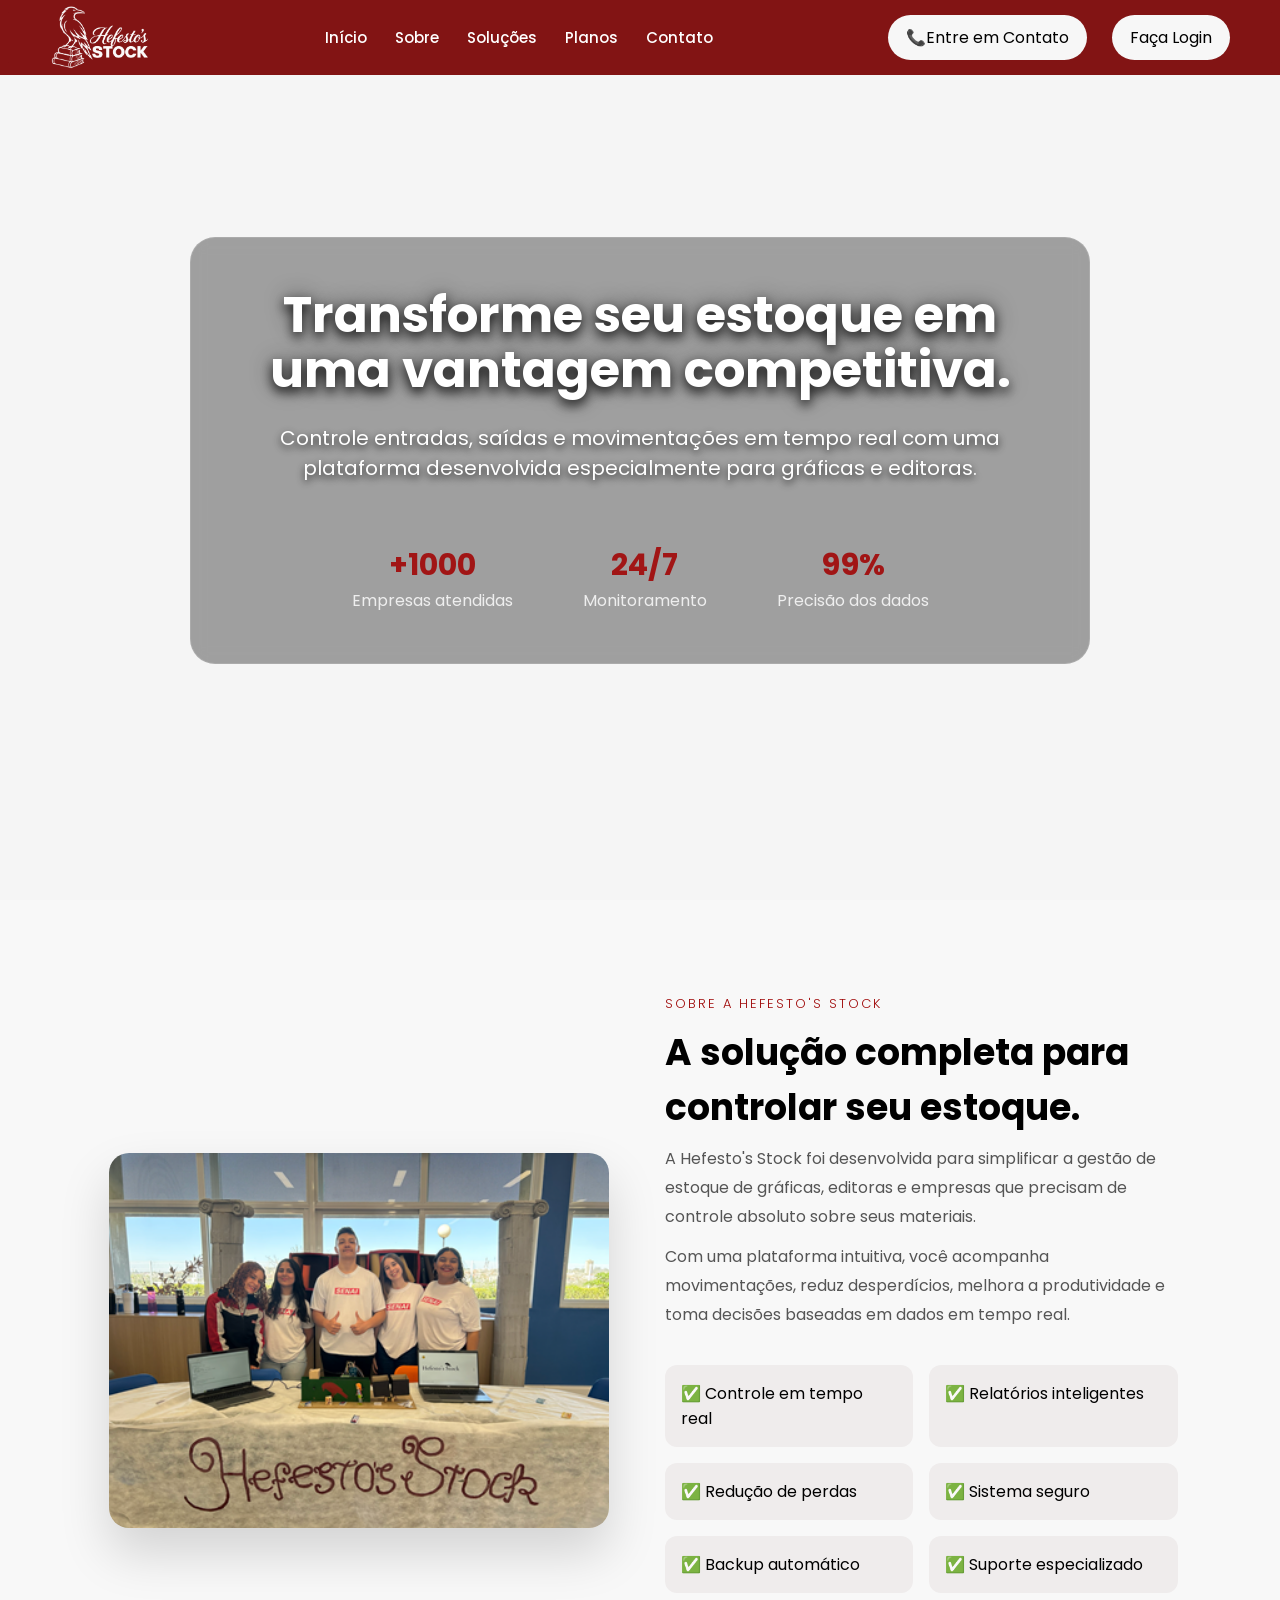
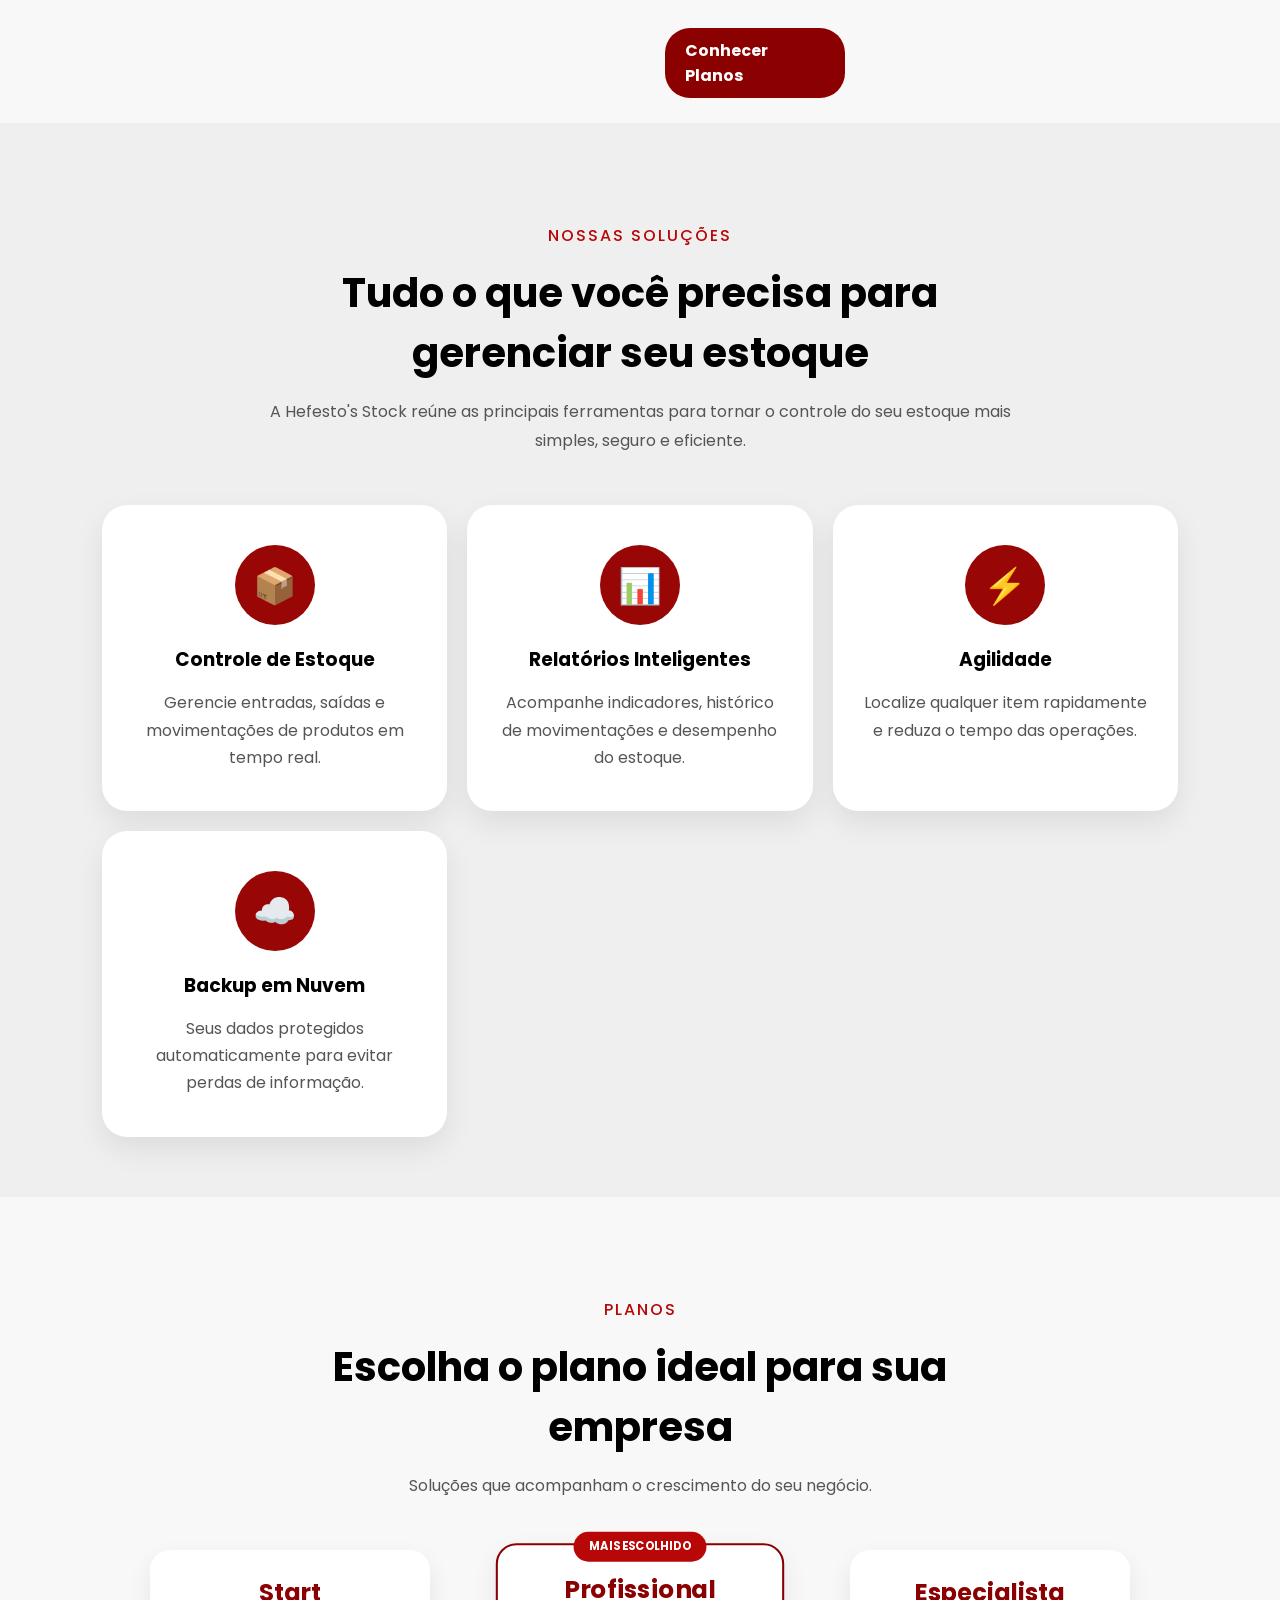
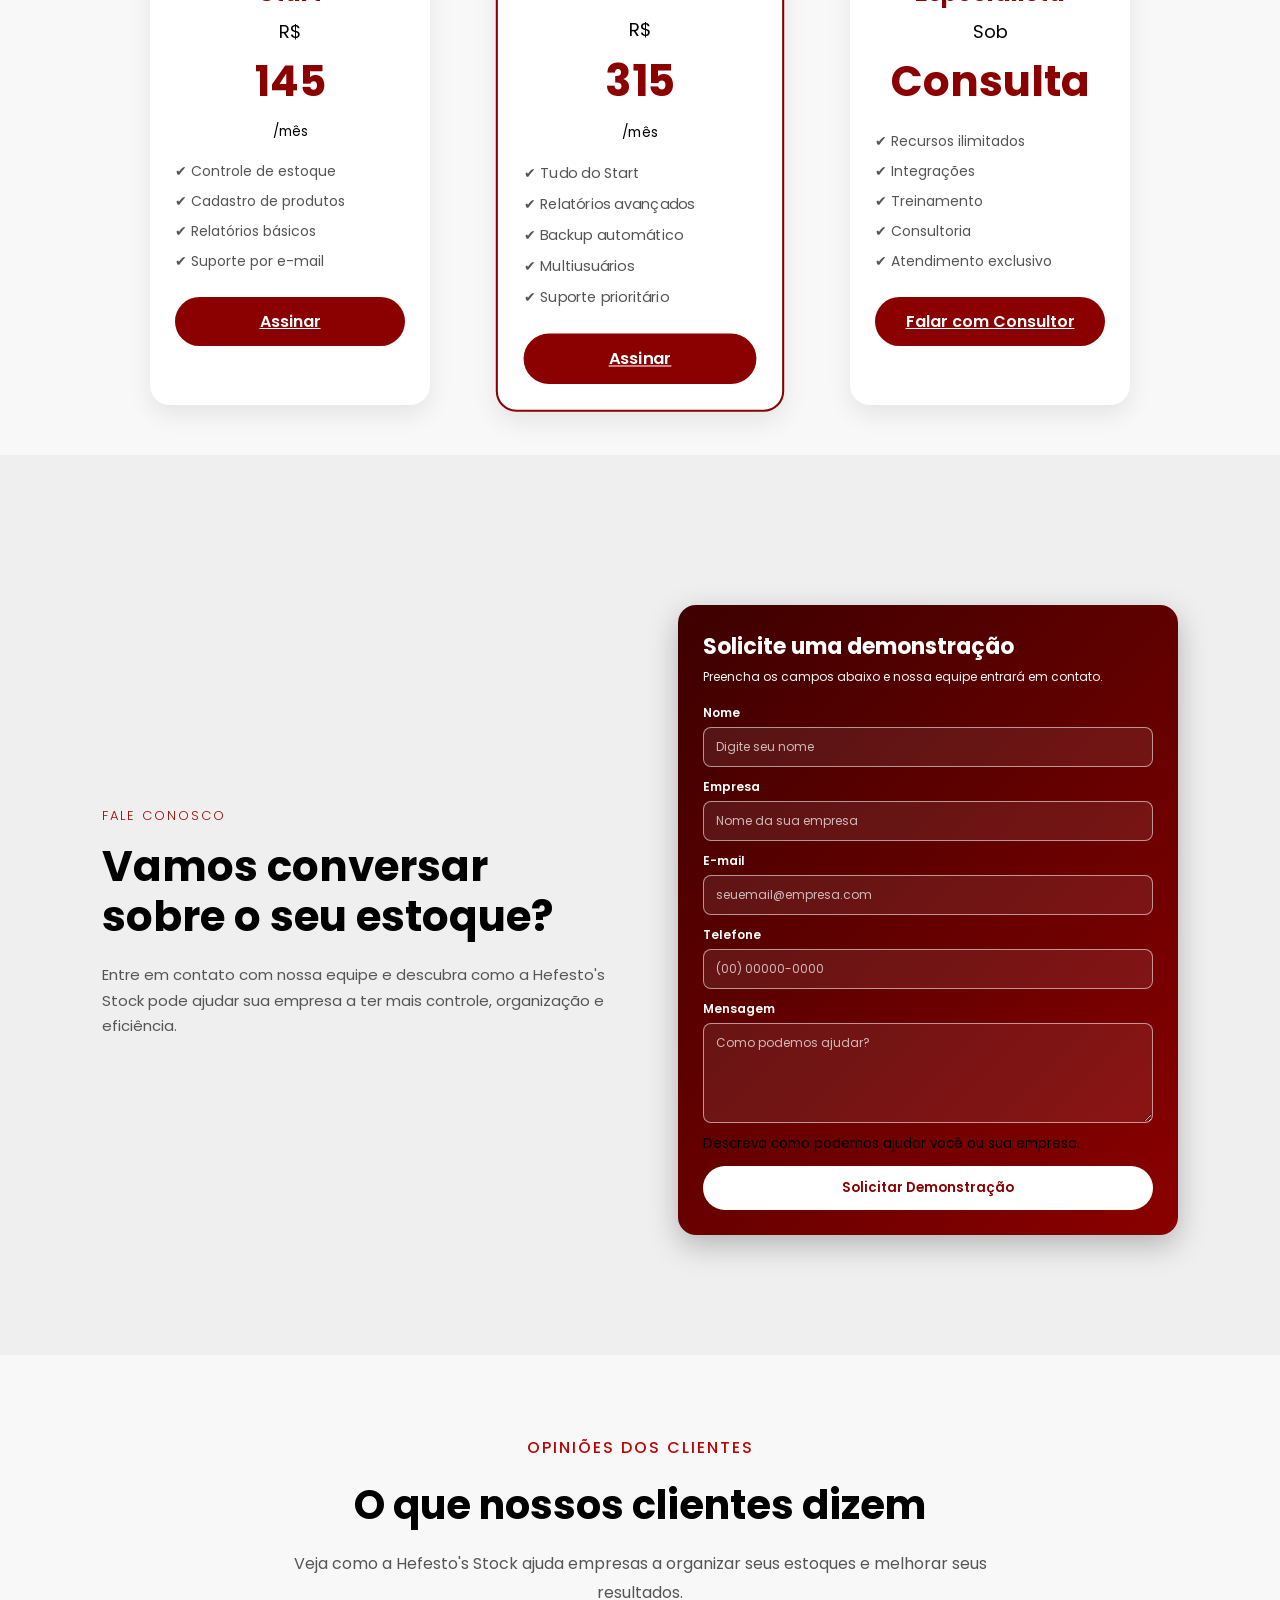
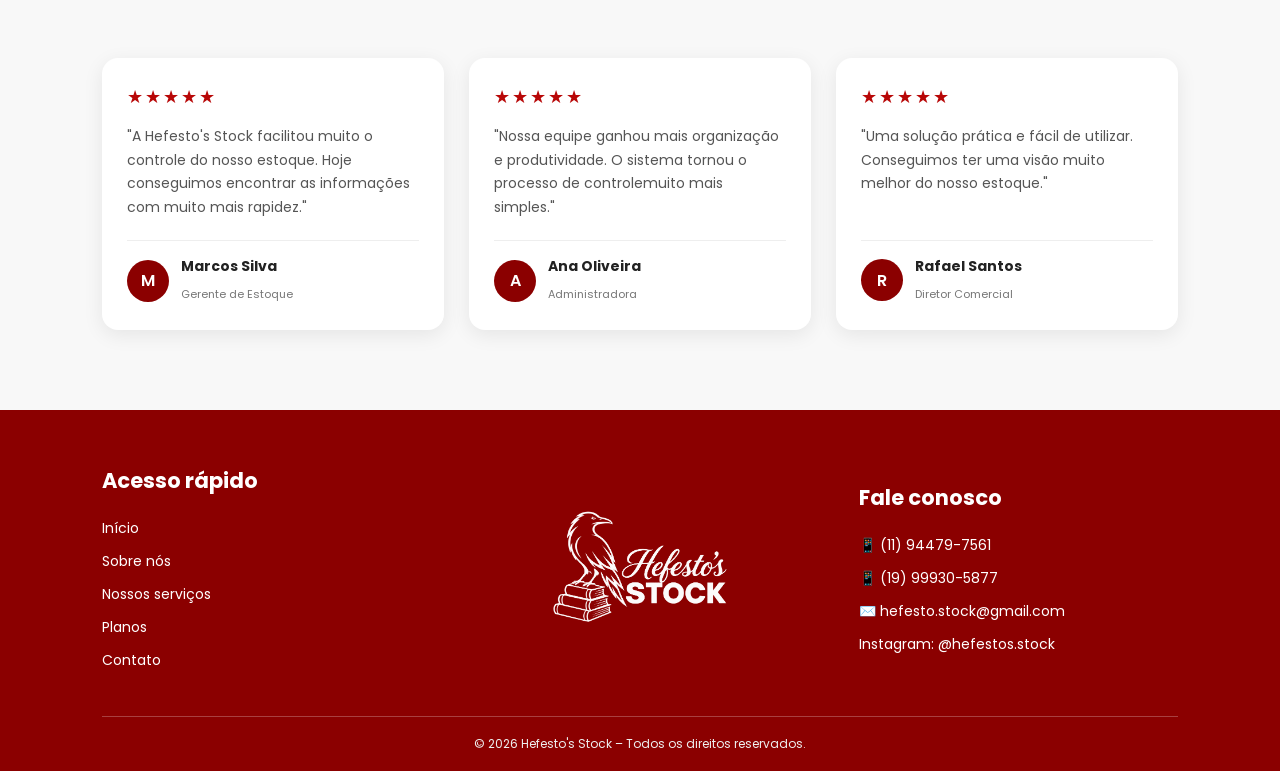
<file: index.html>
<!DOCTYPE html>
<html lang="pt-BR">

<head>

    <meta charset="UTF-8">

    <meta name="viewport" content="width=device-width, initial-scale=1.0">

    <title>Hefesto's Stock | Gestão Inteligente de Estoque</title>

    <link rel="stylesheet" href="style.css">


    <!-- Google Fonts -->

    <link rel="preconnect" href="https://fonts.googleapis.com">

    <link rel="preconnect" href="https://fonts.gstatic.com" crossorigin>

    <link href="https://fonts.googleapis.com/css2?family=Poppins:wght@300;400;500;600;700;800&display=swap"
        rel="stylesheet">

</head>

<body>
    <!-- ================= HEADER ================= -->
    <header class="header" role="banner">
        <!-- LOGO -->
        <div class="logo">
            <a href="#" aria-label="Hefesto's Stock - Início">
                <img src="./logo.png" alt="Logo Hefesto's Stock">
            </a>
        </div>
        <!-- MENU -->
        <nav
            class="nav"
            id="menu"
            aria-label="Menu principal">
            <ul class="menu-list">
                <li>
                    <a href="#" aria-current="page">Início</a>
                </li>
                <li>
                    <a href="#sobre">Sobre</a>
                </li>
                <li>
                    <a href="#servicos">Soluções</a>
                </li>
                <li>
                    <a href="#planos">Planos</a>
                </li>
                <li>
                    <a href="#contato">Contato</a>
                </li>
            </ul>
        </nav>

        <!-- BOTÃO CONTATO -->
        <div class="btn-contato">
            <a
                href="#contato"
                aria-label="Entre em contato com a Hefesto's Stock">
                <span aria-hidden="true">📞</span>
                Entre em Contato
            </a>
        </div>

        <!-- BOTÃO LOGIN -->
        <div class="btn-entrar">
            <a
                href="#login"
                aria-label="Fazer login na Hefesto's Stock">
                Faça Login
            </a>
        </div>
    </header>

    <!-- ================= PARALLAX COM VÍDEO ================= -->
    <section
        id="parallax-video"
        aria-labelledby="titulo-hero">
        <video
            autoplay
            muted
            loop
            playsinline
            id="bg-video"
            aria-hidden="true">
            <source
                src="./video.mp4"
                type="video/mp4">
            Seu navegador não suporta vídeo em HTML5
        </video>

        <div class="parallax-container">
            <h1 id="titulo-hero">
                Transforme seu estoque em uma vantagem competitiva.
            </h1>
            <p>
                Controle entradas, saídas e movimentações em tempo real com uma plataforma desenvolvida especialmente
                para gráficas e editoras.
            </p>

            <div
                class="parallax-numbers"
                aria-label="Indicadores da empresa"
                role="group">
                <div>
                    <h2>+1000</h2>
                    <span>Empresas atendidas</span>
                </div>
                <div>
                    <h2>24/7</h2>
                    <span>Monitoramento</span>
                </div>
                <div>
                    <h2>99%</h2>
                    <span>Precisão dos dados</span>
                </div>
            </div>
        </div>
    </section>

    <!-- ================= SOBRE NÓS ================= -->
    <section
        id="sobre"
        aria-labelledby="titulo-sobre">
        <div class="sobre-container">
            <div class="sobre-imagem">
                <img src="./imagem certa.png" alt="Hefesto's Stock">
            </div>
            <div class="sobre-texto">
                <span class="titulo-pequeno">SOBRE A HEFESTO'S STOCK</span>
                <h2 id="titulo-sobre">A solução completa para controlar seu estoque.</h2>
                <p>
                    A Hefesto's Stock foi desenvolvida para simplificar a gestão de estoque de gráficas, editoras e
                    empresas que precisam de controle absoluto sobre seus materiais.
                </p>

                <p>
                    Com uma plataforma intuitiva, você acompanha movimentações, reduz desperdícios, melhora a
                    produtividade e toma decisões baseadas em dados em tempo real.
                </p>

                <div
                    class="lista-beneficios"
                    aria-label="Benefícios da Hefesto's Stock"
                    role="list">
                    <div class="item" role="listitem">
                        <span aria-hidden="true">✅</span>
                        Controle em tempo real
                    </div>
                    <div class="item" role="listitem">
                        <span aria-hidden="true">✅</span>
                        Relatórios inteligentes
                    </div>

                    <div class="item" role="listitem">
                        <span aria-hidden="true">✅</span>
                        Redução de perdas
                    </div>

                    <div class="item" role="listitem">
                        <span aria-hidden="true">✅</span>
                        Sistema seguro
                    </div>

                    <div class="item" role="listitem">
                        <span aria-hidden="true">✅</span>
                        Backup automático
                    </div>

                    <div class="item" role="listitem">
                        <span aria-hidden="true">✅</span>
                        Suporte especializado
                    </div>
                </div>
                <div class="btn-planos">
                    <a
                        href="#planos"
                        aria-label="Conhecer os planos da Hefesto's Stock">
                        Conhecer Planos
                    </a>
                </div>
            </div>
        </div>
    </section>

    <!-- ================= SERVIÇOS ================= -->
    <section
        id="servicos"
        aria-labelledby="titulo-servicos">
        <div class="titulo-secao">
            <span>NOSSAS SOLUÇÕES</span>
            <h2 id="titulo-servicos">
                Tudo o que você precisa para gerenciar seu estoque
            </h2>

            <p>
                A Hefesto's Stock reúne as principais ferramentas para tornar o controle do seu estoque mais simples,
                seguro e eficiente.
            </p>
        </div>
        <div
            class="cards-servicos"
            aria-label="Soluções oferecidas pela Hefesto's Stock">

            <!-- CARD 1 -->
            <div
                class="card-servico"
                aria-labelledby="card-estoque"
                role="group">
                <div
                    class="icone-servico"
                    aria-hidden="true">
                    📦
                </div>

                <h3 id="card-estoque">Controle de Estoque</h3>
                <p>Gerencie entradas, saídas e movimentações de produtos em tempo real.</p>
            </div>

            <!-- CARD 2 -->
            <div
                class="card-servico"
                aria-labelledby="card-relatorios"
                role="group">
                <div
                    class="icone-servico"
                    aria-hidden="true">
                    📊
                </div>

                <h3 id="card-relatorios">Relatórios Inteligentes</h3>

                <p>
                    Acompanhe indicadores, histórico de movimentações e desempenho do estoque.
                </p>

            </div>

            <!-- CARD 3 -->
            
            <div
                class="card-servico"
                aria-labelledby="card-agilidade"
                role="group">
                <div
                    class="icone-servico"
                    aria-hidden="true">
                    ⚡
                </div>

                <h3 id="card-agilidade">Agilidade</h3>

                <p>
                    Localize qualquer item rapidamente e reduza o tempo das operações.
                </p>
            </div>

            <!-- CARD 4 -->
            <div
                class="card-servico"
                aria-labelledby="card-backup"
                role="group">
                <div
                    class="icone-servico"
                    aria-hidden="true">
                    ☁️
                </div>

                <h3 id="card-backup">Backup em Nuvem</h3>

                <p>Seus dados protegidos automaticamente para evitar perdas de informação.</p>
            </div>
        </div>
    </section>

    <!-- ================= PLANOS ================= -->
    <section
        id="planos"
        aria-labelledby="titulo-planos">
        <div class="titulo-planos">
            <span>PLANOS</span>

            <h2 id="titulo-planos">Escolha o plano ideal para sua empresa</h2>

            <p>Soluções que acompanham o crescimento do seu negócio.</p>
        </div>

        <div
            class="cards-planos"
            aria-label="Planos disponíveis">

            <!-- PLANO START -->
            <div
                class="card-plano"
                aria-labelledby="plano-start"
                role="group">
                <h3 id="plano-start">Start</h3>

                <div class="preco">
                    <span>R$</span>
                    <h2>145</h2>
                    <small>/mês</small>
                </div>

                <ul aria-label="Recursos do plano Start">
                    <li>✔ Controle de estoque</li>
                    <li>✔ Cadastro de produtos</li>
                    <li>✔ Relatórios básicos</li>
                    <li>✔ Suporte por e-mail</li>
                </ul>

                <a
                    href="#contato"
                    class="btn-plano"
                    aria-label="Assinar o plano Start">
                    Assinar
                </a>
            </div>

            <!-- PLANO PROFISSIONAL -->
            <div
                class="card-plano destaque"
                aria-labelledby="plano-profissional"
                role="group">
                <div
                    class="mais-vendido"
                    aria-label="Plano mais escolhido">
                    MAIS ESCOLHIDO
                </div>
                <h3 id="plano-profissional">
                    Profissional
                </h3>

                <div class="preco">
                    <span>R$</span>
                    <h2>315</h2>
                    <small>/mês</small>
                </div>

                <ul aria-label="Recursos do plano Profissional">
                    <li>✔ Tudo do Start</li>
                    <li>✔ Relatórios avançados</li>
                    <li>✔ Backup automático</li>
                    <li>✔ Multiusuários</li>
                    <li>✔ Suporte prioritário</li>
                </ul>

                <a
                    href="#contato"
                    class="btn-plano"
                    aria-label="Assinar o plano Profissional">
                    Assinar
                </a>
            </div>

            <!-- PLANO ESPECIALISTA -->
            <div
                class="card-plano"
                aria-labelledby="plano-especialista"
                role="group">
                <h3 id="plano-especialista">Especialista</h3>

                <div class="preco">
                    <span>Sob</span>
                    <h2>Consulta</h2>
                </div>

                <ul aria-label="Recursos do plano Especialista">
                    <li>✔ Recursos ilimitados</li>
                    <li>✔ Integrações</li>
                    <li>✔ Treinamento</li>
                    <li>✔ Consultoria</li>
                    <li>✔ Atendimento exclusivo</li>
                </ul>

                <a
                    href="#contato"
                    class="btn-plano"
                    aria-label="Falar com um consultor sobre o plano Especialista">
                    Falar com Consultor
                </a>
            </div>
        </div>
    </section>

    <!-- ================= CONTATO ================= -->
    <section
        id="contato"
        aria-labelledby="titulo-contato">
        <div class="contato-container">
            <div class="contato-info">
                <span class="titulo-pequeno">
                    FALE CONOSCO
                </span>

                <h2 id="titulo-contato">
                    Vamos conversar sobre o seu estoque?
                </h2>

                <p>
                    Entre em contato com nossa equipe e descubra como a Hefesto's Stock pode ajudar sua empresa a ter
                    mais controle, organização e eficiência.
                </p>
            </div>

            <div class="contato-formulario">
                <form
                    aria-labelledby="titulo-formulario"
                    aria-describedby="descricao-formulario">
                    <h3 id="titulo-formulario">Solicite uma demonstração</h3>
                    <p id="descricao-formulario">Preencha os campos abaixo e nossa equipe entrará em contato.</p>
                    <div class="campo">
                        <label for="nome">Nome</label>
                        <input
                            type="text"
                            id="nome"
                            name="nome"
                            placeholder="Digite seu nome">
                    </div>

                    <div class="campo">
                        <label for="empresa">Empresa</label>
                        <input
                            type="text"
                            id="empresa"
                            name="empresa"
                            placeholder="Nome da sua empresa">
                    </div>
                    <div class="campo">
                        <label for="email">E-mail</label>
                        <input
                            type="email"
                            id="email"
                            name="email"
                            placeholder="seuemail@empresa.com">
                    </div>

                    <div class="campo">
                        <label for="telefone">Telefone</label>
                        <input
                            type="tel"
                            id="telefone"
                            name="telefone"
                            placeholder="(00) 00000-0000">
                    </div>

                    <div class="campo">
                        <label for="mensagem">Mensagem</label>
                        <textarea
                            id="mensagem"
                            name="mensagem"
                            placeholder="Como podemos ajudar?"
                            aria-describedby="descricao-mensagem"></textarea>
                        <small id="descricao-mensagem">Descreva como podemos ajudar você ou sua empresa.</small>
                    </div>
                    <button
                        type="submit"
                        class="btn-formulario">
                        Solicitar Demonstração
                    </button>

                    <!-- Mensagem dinâmica do formulário -->
                    <div
                        id="mensagem-formulario"
                        aria-live="polite"
                        aria-atomic="true">
                    </div>
                </form>
            </div>
        </div>
    </section>

    <!-- ================= OPINIÕES ================= -->
    <section
        id="opinioes"
        aria-labelledby="titulo-opinioes">
        <div class="titulo-secao">
            <span>OPINIÕES DOS CLIENTES</span>
            <h2 id="titulo-opinioes">O que nossos clientes dizem</h2>
            <p>Veja como a Hefesto's Stock ajuda empresas a organizar seus estoques e melhorar seus resultados.</p>
        </div>
        <div
            class="opinioes-container"
            aria-label="Depoimentos de clientes">

            <!-- CARD 1 -->
            <div class="opiniao-card">
                <div
                    class="estrelas"
                    role="img"
                    aria-label="Avaliação: 5 de 5 estrelas">
                    ★★★★★
                </div>
                <p>
                    "A Hefesto's Stock facilitou muito o controle do nosso estoque. Hoje conseguimos encontrar as
                    informações com muito mais rapidez."
                </p>
                <div class="cliente">
                    <div
                        class="cliente-foto"
                        aria-hidden="true">
                        M
                    </div>
                    <div>
                        <h4>Marcos Silva</h4>
                        <span>Gerente de Estoque</span>
                    </div>
                </div>
            </div>

            <!-- CARD 2 -->
            <div class="opiniao-card">
                <div
                    class="estrelas"
                    role="img"
                    aria-label="Avaliação: 5 de 5 estrelas">
                    ★★★★★
                </div>
                <p>"Nossa equipe ganhou mais organização e produtividade. O sistema tornou o processo de controlemuito mais simples."</p>
                <div class="cliente">
                    <div
                        class="cliente-foto"
                        aria-hidden="true">
                        A
                    </div>
                    <div>
                        <h4>Ana Oliveira</h4>
                        <span>Administradora</span>
                    </div>
                </div>
            </div>

            <!-- CARD 3 -->
            <div class="opiniao-card">
                <div
                    class="estrelas"
                    role="img"
                    aria-label="Avaliação: 5 de 5 estrelas">
                    ★★★★★
                </div>
                <p>"Uma solução prática e fácil de utilizar. Conseguimos ter uma visão muito melhor do nosso estoque."</p>
                <div class="cliente">
                    <div
                        class="cliente-foto"
                        aria-hidden="true">
                        R
                    </div>
                    <div>
                        <h4>Rafael Santos</h4>
                        <span>Diretor Comercial</span>
                    </div>
                </div>
            </div>
        </div>
    </section>

    <!-- ================= FOOTER ================= -->
    <footer
        class="footer"
        role="contentinfo">
        <div class="footer-container">
            <!-- ACESSO RÁPIDO -->
            <div
                class="footer-coluna"
                aria-labelledby="titulo-acesso-rapido"
                role="group">
                <h3 id="titulo-acesso-rapido">Acesso rápido</h3>
                <a href="#inicio">Início</a>
                <a href="#sobre">Sobre nós</a>
                <a href="#servicos">Nossos serviços</a>
                <a href="#planos">Planos</a>
                <a href="#contato">Contato</a>
            </div>

            <!-- LOGO -->
            <div class="footer-logo">
                <img src="logo.png" alt="Logo Hefesto's Stock">
            </div>

            <!-- CONTATO -->
            <div
                class="footer-coluna"
                aria-labelledby="titulo-fale-conosco"
                role="group">
                <h3 id="titulo-fale-conosco">Fale conosco</h3>
                <p>
                    <span aria-hidden="true">📱</span>
                    (11) 94479-7561
                </p>
                <p>
                    <span aria-hidden="true">📱</span>
                    (19) 99930-5877
                </p>
                <p>
                    <span aria-hidden="true">✉️</span>
                    hefesto.stock@gmail.com
                </p>
                <a
                    href="#"
                    aria-label="Instagram da Hefesto's Stock">
                    Instagram: @hefestos.stock
                </a>
            </div>
        </div>
        <!-- COPYRIGHT -->
        <div class="footer-bottom">
            <p>© 2026 Hefesto's Stock – Todos os direitos reservados.</p>
        </div>
    </footer>

    <!-- ================= JAVASCRIPT ================= -->
    <script src="menu.js"></script>
</body>
</html>
</file>
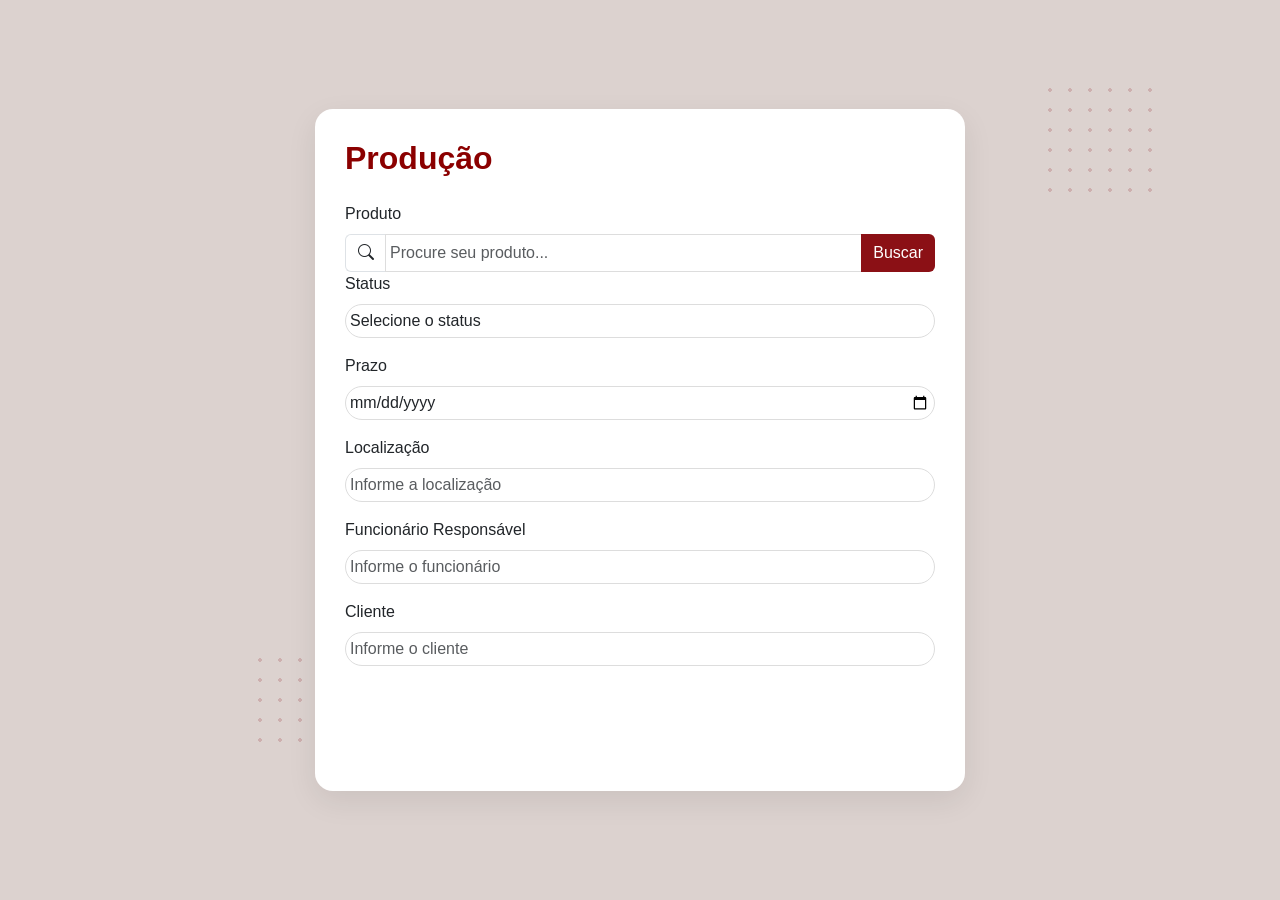
<file: Produção.html>
<!DOCTYPE html>
<html lang="pt-br">
<head>
  <meta charset="UTF-8">
  <title>Produção</title>

  
  <link href="https://cdn.jsdelivr.net/npm/bootstrap@5.3.0/dist/css/bootstrap.min.css" rel="stylesheet">

  <link rel="stylesheet" href="https://cdn.jsdelivr.net/npm/bootstrap-icons@1.11.1/font/bootstrap-icons.css">

  
  <link rel="stylesheet" href="produção.css">
</head>

<body>

<div class="container d-flex justify-content-center align-items-center vh-100">
  
  <div class="card-custom">

    <h2 class="title">Produção</h2>

    <div class="bolinhas bolinhas1"></div>
    <div class="bolinhas bolinhas2"></div>
    
    <div class="mb-3">
      <label class="form-label">Produto</label>
      <div class="input-group">

        <span class="input-group-text">
            <i class="bi bi-search"></i>
        </span>
    
        <input type="text"
               class="form-control"
               placeholder="Procure seu produto...">
    
    
               <button class="btn btn-search">
                Buscar
            </button>

           
    </div>

   
    
    <div class="mb-3">
      <label class="form-label">Status</label>
      <select class="form-control">
        <option>Selecione o status</option>
        <option>Em produção</option>
        <option>Finalizado</option>
        <option>Pendente</option>
      </select>
    </div>

    
    <div class="mb-3">
      <label class="form-label">Prazo</label>
      <input type="date" class="form-control">
    </div>

    
    <div class="mb-3">
      <label class="form-label">Localização</label>
      <input type="text" class="form-control" placeholder="Informe a localização">
    </div>

    
    <div class="mb-3">
      <label class="form-label">Funcionário Responsável</label>
      <input type="text" class="form-control" placeholder="Informe o funcionário">
    </div>

    
    <div class="mb-3">
      <label class="form-label">Cliente</label>
      <input type="text" class="form-control" placeholder="Informe o cliente">
    </div>

    
    <button class="btn btn-save w-100" >
        <i class="bi bi-floppy"></i>
      Salvar
    </button>

  </div>

</div>

</body>
</html>
</file>
<file: style.css>
/* =========================================================
   RESET
========================================================= */
* {
    margin: 0;
    padding: 0;
    box-sizing: border-box;
    scroll-behavior: smooth;
}

/* =========================================================
   BODY
========================================================= */
body {
    font-family: 'Poppins', sans-serif;
    background: #f5f5f5;
    overflow-x: hidden;
}

/* =========================================================
   HEADER
========================================================= */
.header {
    position: fixed;
    top: 0;
    left: 0;
    width: 100%;
    height: 75px;
    display: flex;
    align-items: center;
    padding: 0 50px;
    background: rgba(120, 0, 0, 0.92);
    backdrop-filter: blur(10px);
    -webkit-backdrop-filter: blur(10px);
    z-index: 1000;
    gap: 25px;
}

/* =========================================================
   LOGO
========================================================= */
.logo {
    display: flex;
    align-items: center;
    flex-shrink: 0;
}

.logo a {
    display: flex;
    align-items: center;
}

.logo img {
    display: block;
    width: 100px;
    height: auto;
}

/* =========================================================
   MENU
========================================================= */
.nav {
    flex: 1;
    display: flex;
    align-items: center;
    justify-content: center;
    min-width: 0;
}

/* ESSA É A PARTE MAIS IMPORTANTE */
.menu-list {
    display: flex;
    flex-direction: row;
    align-items: center;
    justify-content: center;
    gap: 28px;
    list-style: none;
    margin: 0;
    padding: 0;
}

.menu-list li {
    display: flex;
    align-items: center;
    list-style: none;
    margin: 0;
    padding: 0;
}

.menu-list li::before {
    display: none;
}

.menu-list a {
    display: block;
    color: #ffffff;
    text-decoration: none;
    font-size: 15px;
    font-weight: 500;
    white-space: nowrap;
    transition: 0.3s;
}

.menu-list a:hover {
    color: #d2baba;
}

/* =========================================================
   BOTÃO ENTRE EM CONTATO
========================================================= */
.btn-contato {
    display: flex;
    align-items: center;
    flex-shrink: 0;
    margin: 0;
}

.btn-contato a {
    display: flex;
    align-items: center;
    justify-content: center;
    background: #f7f7f7;
    color: #000000;
    padding: 10px 18px;
    border-radius: 25px;
    text-decoration: none;
    white-space: nowrap;
    transition: 0.3s;
}

.btn-contato a:hover {
    transform: scale(1.05);
    background: #d2baba;
}

/* =========================================================
   BOTÃO LOGIN
========================================================= */
.btn-entrar {
    display: flex;
    align-items: center;
    flex-shrink: 0;
    margin: 0;
}

.btn-entrar a {
    display: flex;
    align-items: center;
    justify-content: center;
    background: #f7f7f7;
    color: #000000;
    padding: 10px 18px;
    border-radius: 25px;
    text-decoration: none;
    white-space: nowrap;
    transition: 0.3s;
}

.btn-entrar a:hover {
    transform: scale(1.05);
    background: #d2baba;
    color: #000000;
}

/* =========================================================
   PARALLAX
========================================================= */
#parallax-video {
    position: relative;
    height: 100vh;
    display: flex;
    justify-content: center;
    align-items: center;
    overflow: hidden;
}

#bg-video {
    position: fixed;
    width: 100%;
    height: 95%;
    object-fit: cover;
    z-index: -2;
}

.parallax-container {
    position: relative;
    z-index: 2;
    max-width: 900px;
    text-align: center;
    color: #ffffff;
    padding: 50px;
    background: rgba(0, 0, 0, 0.35);
    backdrop-filter: blur(8px);
    -webkit-backdrop-filter: blur(8px);
    border: 1px solid rgba(255, 255, 255, 0.12);
    border-radius: 25px;
}

.parallax-container h1 {
    font-size: 50px;
    line-height: 1.1;
    text-shadow:
        0 5px 12px rgba(0, 0, 0, 0.85),
        0 0 25px rgba(0, 0, 0, 0.5);

    margin-bottom: 25px;
}

.parallax-container p {
    font-size: 20px;
    color: #ffffff;
    margin-bottom: 30px;
    text-shadow:
        0 3px 8px rgba(0, 0, 0, 0.9);
}

.parallax-numbers {
    display: flex;
    justify-content: center;
    gap: 70px;
    margin-top: 60px;
    flex-wrap: wrap;
}

.parallax-numbers h2 {
    font-size: 30px;
    color: #a11515;
}

.parallax-numbers span {
    color: #eeeeee;
}

/* =========================================================
   SOBRE
========================================================= */
#sobre {
    padding: 25px 8%;
    padding-top: 90px;
    background: #f8f8f8;
}

.sobre-container {
    display: flex;
    justify-content: space-between;
    align-items: center;
    gap: 50px;
    flex-wrap: wrap;
}

.sobre-imagem {
    flex: 1;
    text-align: center;
}

.sobre-imagem img {
    width: 100%;
    max-width: 500px;
    border-radius: 20px;
    box-shadow:
        0 25px 50px rgba(0, 0, 0, 0.15);
}

.sobre-texto {
    flex: 1;
}

.titulo-pequeno {
    color: #9e0606;
    font-weight: 300;
    letter-spacing: 2px;
    font-size: 13px;
}

.sobre-texto h2 {
    font-size: 36px;
    margin: 10px 0;
}

.sobre-texto p {
    color: #555555;
    line-height: 1.8;
    margin-bottom: 12px;
}

.lista-beneficios {
    display: grid;
    grid-template-columns: repeat(2, 1fr);
    gap: 16px;
    margin: 35px 0;
}

.item {
    background: #efecec;
    padding: 16px;
    border-radius: 12px;
    transition: 0.3s;
}

.item:hover {
    background: #950909;
    color: #ffffff;
    transform: translateY(-5px);
}

/* =========================================================
   BOTÃO PLANOS
========================================================= */
.btn-planos a {
    display: flex;
    align-items: center;
    gap: 5px;
    width: 180px;
    background: #8b0000;
    color: #ffffff;
    padding: 10px 20px;
    border-radius: 25px;
    text-decoration: none;
    font-weight: bold;
    transition: 0.3s;
}

.btn-planos a:hover {
    transform: scale(1.05);
    background: #b80707;
}

/* =========================================================
   SERVIÇOS
========================================================= */
#servicos {
    padding: 60px 8%;
    padding-top: 100px;
    background: #efefef;
}

.titulo-secao {
    text-align: center;
    max-width: 750px;
    margin: 0 auto 50px;
}

.titulo-secao span {
    color: #b80707;
    font-weight: 500;
    letter-spacing: 2px;
}

.titulo-secao h2 {
    font-size: 40px;
    margin: 15px 0;
}

.titulo-secao p {
    color: #555555;
    line-height: 1.8;
}

.cards-servicos {
    display: grid;
    grid-template-columns:
        repeat(auto-fit, minmax(280px, 1fr));
    gap: 20px;
}

.card-servico {
    background: #ffffff;
    padding: 40px 30px;
    border-radius: 25px;
    text-align: center;
    transition: 0.35s;
    box-shadow:
        0 12px 30px rgba(0, 0, 0, 0.08);
}

.card-servico:hover {
    transform: translateY(-10px);
}

.icone-servico {
    width: 80px;
    height: 80px;
    margin: 0 auto 20px;
    border-radius: 50%;
    background: #990606;
    color: #ffffff;
    display: flex;
    justify-content: center;
    align-items: center;
    font-size: 35px;
}

.card-servico h3 {
    margin-bottom: 15px;
}

.card-servico p {
    color: #555;
    line-height: 1.7;
}

/* =========================================================
   PLANOS
========================================================= */
#planos {
    padding: 50px 5%;
    padding-top: 100px;
    background: #f8f8f8;
}

.titulo-planos {
    text-align: center;
    max-width: 750px;
    margin: 0 auto 50px;
}

.titulo-planos span {
    color: #b80707;
    font-weight: 500;
    letter-spacing: 2px;
}

.titulo-planos h2 {
    font-size: 40px;
    margin: 15px 0;
}

.titulo-planos p {
    color: #555555;
    line-height: 1.8;
}

.cards-planos {
    display: flex;
    justify-content: center;
    gap: 70px;
    flex-wrap: wrap;
    margin-top: 40px;
}

.card-plano {
    width: 280px;
    background: #ffffff;
    border-radius: 20px;
    padding: 25px;
    text-align: center;
    box-shadow:
        0 10px 25px rgba(0, 0, 0, 0.08);
    transition: 0.4s;
    position: relative;
}

.card-plano:hover {
    transform: translateY(-7px);
}

.card-plano h3 {
    font-size: 24px;
    color: #8b0000;
    margin-bottom: 8px;
}

.preco {
    margin-bottom: 18px;
}

.preco span {
    font-size: 18px;
}

.preco h2 {
    font-size: 42px;
    color: #8b0000;
    margin: 5px 0;
}

.card-plano ul {
    list-style: none;
    text-align: left;
    margin-bottom: 25px;
    padding: 0;
}

.card-plano ul li {
    margin-bottom: 9px;
    color: #555;
    font-size: 14px;
}

.btn-plano {
    display: block;
    background: #8b0000;
    color: #ffffff;
    padding: 12px;
    border-radius: 30px;
    font-weight: 600;
    transition: 0.3s;
}

.btn-plano:hover {
    background: #b80707;
}

.destaque {
    transform: scale(1.03);
    border: 2px solid #8b0000;
}

.destaque:hover {
    transform: scale(1.06);
}

.mais-vendido {
    position: absolute;
    top: -13px;
    left: 50%;
    transform: translateX(-50%);
    background: #b80707;
    color: #ffffff;
    padding: 6px 15px;
    border-radius: 25px;
    font-size: 11px;
    font-weight: bold;
}

/* =========================================================
   CONTATO
========================================================= */
#contato {
    min-height: 100vh;
    padding: 70px 8%;
    padding-top: 100px;
    background: #efefef;
    display: flex;
    align-items: center;
}

.contato-container {
    width: 100%;
    max-width: 1100px;
    margin: 0 auto;
    display: grid;
    grid-template-columns: 1fr 500px;
    gap: 60px;
    align-items: center;
}

.titulo-pequeno span {
    color: #b80707;
    font-weight: 700;
    letter-spacing: 2px;
}

.contato-info h2 {
    color: #000000;
    font-size: 42px;
    line-height: 1.2;
    margin: 15px 0 20px;
}

.contato-info p {
    color: #555;
    font-size: 15px;
    line-height: 1.7;
    max-width: 550px;
}

/* =========================================================
   FORMULÁRIO
========================================================= */
.contato-formulario {
    width: 100%;
    background:
        linear-gradient(
            135deg,
            #3d0000,
            #8b0000
        );
    padding: 25px;
    border-radius: 18px;
    box-shadow:
        0 10px 30px rgba(0, 0, 0, 0.25);
    box-sizing: border-box;
}

.contato-formulario h3 {
    color: #ffffff;
    font-size: 22px;
    margin: 0 0 5px;
}

.contato-formulario p {
    color: #f5f5f5;
    font-size: 12px;
    margin: 0 0 18px;
}

.campo {
    margin-bottom: 11px;
}

.campo label {
    display: block;
    color: #ffffff;
    font-size: 12px;
    font-weight: 600;
    margin-bottom: 5px;
}

.campo input,
.campo textarea {
    width: 100%;
    box-sizing: border-box;
    padding: 10px 12px;
    background: rgba(255, 255, 255, 0.08);
    border: 1px solid rgba(255, 255, 255, 0.55);
    border-radius: 8px;
    outline: none;
    color: #ffffff;
    font-family: 'Poppins', sans-serif;
    font-size: 12px;
}

.campo textarea {
    resize: vertical;
    min-height: 100px;
}
.campo input::placeholder,
.campo textarea::placeholder {
    color: rgba(255, 255, 255, 0.7);
}
.btn-formulario {
    width: 100%;
    border: none;
    background: #ffffff;
    color: #8b0000;
    padding: 12px;
    border-radius: 25px;
    font-family: 'Poppins', sans-serif;
    font-weight: 600;
    cursor: pointer;
    transition: 0.3s;
}

.btn-formulario:hover {
    background: #eeeeee;
    transform: translateY(-2px);
}

/* =========================================================
   OPINIÕES
========================================================= */
#opinioes {
    padding: 80px 8%;
    background: #f8f8f8;
}

.opinioes-container {
    max-width: 1100px;
    margin: 0 auto;
    display: grid;
    grid-template-columns: repeat(3, 1fr);
    gap: 25px;
}

.opiniao-card {
    background: #ffffff;
    padding: 25px;
    border-radius: 16px;
    box-shadow:
        0 5px 20px rgba(0, 0, 0, 0.08);
    transition: 0.3s;
}

.opiniao-card:hover {
    transform: translateY(-5px);
    box-shadow:
        0 10px 25px rgba(0, 0, 0, 0.12);
}

.estrelas {
    color: #b80707;
    font-size: 18px;
    letter-spacing: 2px;
    margin-bottom: 15px;
}

.opiniao-card p {
    color: #555;
    font-size: 14px;
    line-height: 1.7;
    min-height: 95px;
    margin-bottom: 20px;
}

.cliente {
    display: flex;
    align-items: center;
    gap: 12px;
    border-top: 1px solid #eeeeee;
    padding-top: 15px;
}

.cliente-foto {
    width: 42px;
    height: 42px;
    border-radius: 50%;
    background: #8b0000;
    color: #ffffff;
    display: flex;
    align-items: center;
    justify-content: center;
    font-weight: 600;
    font-size: 16px;
}

.cliente h4 {
    color: #222222;
    font-size: 14px;
    margin: 0 0 3px;
}

.cliente span {
    color: #777777;
    font-size: 11px;
}

/* =========================================================
   FOOTER
========================================================= */
.footer {
    background: #8b0000;
    color: #ffffff;
    padding: 55px 8% 0;
}

.footer-container {
    max-width: 1100px;
    margin: 0 auto;
    display: grid;
    grid-template-columns: 1fr 1fr 1fr;
    align-items: center;
    gap: 60px;
}

.footer-coluna {
    display: flex;
    flex-direction: column;
    gap: 12px;
}

.footer-coluna h3 {
    color: #ffffff;
    font-size: 21px;
    margin-bottom: 10px;
}

.footer-coluna a {
    color: #ffffff;
    text-decoration: none;
    font-size: 14px;
    transition: 0.3s;
}

.footer-coluna a:hover {
    color: #e8baba;
    transform: translateX(3px);
}

.footer-coluna p {
    color: #ffffff;
    font-size: 14px;
    margin: 0;
}

.footer-logo {
    display: flex;
    justify-content: center;
    align-items: center;
}

.footer-logo img {
    width: 180px;
    max-width: 100%;
    height: auto;
}

.footer-bottom {
    max-width: 1100px;
    margin: 45px auto 0;
    padding: 18px 0;
    border-top:
        1px solid rgba(255, 255, 255, 0.25);
    text-align: center;
}

.footer-bottom p {
    color: #eeeeee;
    font-size: 12px;
    margin: 0;
}

/* =========================================================
   RESPONSIVO
========================================================= */
@media (max-width: 1100px) {

    .header {
        padding: 0 25px;
    }

    .menu-list {
        gap: 18px;
    }

    .menu-list a {
        font-size: 14px;
    }

    .btn-contato a,
    .btn-entrar a {
        padding: 9px 10px;
        font-size: 13px;
    }

    .contato-container {
        grid-template-columns: 1fr 420px;
        gap: 35px;
    }

    .opinioes-container {
        grid-template-columns: repeat(2, 1fr);
    }

    .footer-container {
        gap: 35px;
    }
}


/* =========================================================
   TABLET / CELULAR
========================================================= */

@media (max-width: 900px) {

    .header {
        height: 75px;

        padding: 0 20px;
    }

    .logo img {
        width: 90px;
    }


    /* BOTÃO ☰ */

    .menu-toggle {
        display: block;

        margin-left: auto;

        margin-right: 0;
    }


    /* MENU FECHADO */

    .nav {
        position: absolute;

        top: 75px;

        left: 0;

        width: 100%;

        display: none;

        background: rgba(120, 0, 0, 0.98);

        backdrop-filter: blur(10px);

        -webkit-backdrop-filter: blur(10px);

        padding: 15px 20px 20px;

        box-shadow:
            0 10px 25px rgba(0, 0, 0, 0.2);
    }


    /* MENU ABERTO */

    .nav.active {
        display: block;
    }


    .menu-list {
        width: 100%;

        display: flex;

        flex-direction: column;

        align-items: stretch;

        gap: 0;
    }


    .menu-list li {
        width: 100%;
    }


    .menu-list a {
        display: block;

        width: 100%;

        padding: 13px 5px;

        font-size: 15px;

        border-bottom:
            1px solid rgba(255, 255, 255, 0.12);
    }


    .menu-list li:last-child a {
        border-bottom: none;
    }


    /* ESCONDE BOTÕES */

    .btn-contato,
    .btn-entrar {
        display: none;
    }


    /* PARALLAX */

    .parallax-container {
        width: calc(100% - 40px);

        padding: 35px 25px;
    }

    .parallax-container h1 {
        font-size: 38px;
    }

    .parallax-container p {
        font-size: 17px;
    }

    .parallax-numbers {
        gap: 30px;

        margin-top: 40px;
    }


    /* SOBRE */

    .sobre-container {
        flex-direction: column;
    }

    .sobre-imagem,
    .sobre-texto {
        width: 100%;
    }

    .sobre-texto h2 {
        font-size: 32px;
    }


    /* CONTATO */

    .contato-container {
        grid-template-columns: 1fr;

        gap: 35px;
    }

    .contato-formulario {
        max-width: 650px;

        margin: 0 auto;
    }


    /* OPINIÕES */

    .opinioes-container {
        grid-template-columns: 1fr;

        max-width: 600px;
    }


    /* FOOTER */

    .footer-container {
        grid-template-columns: 1fr;

        text-align: center;

        gap: 35px;
    }

    .footer-coluna {
        align-items: center;
    }
}


/* =========================================================
   CELULAR
========================================================= */

@media (max-width: 600px) {

    .header {
        height: 68px;

        padding: 0 15px;
    }

    .logo img {
        width: 80px;
    }

    .menu-toggle {
        font-size: 26px;
    }

    .nav {
        top: 68px;
    }


    .parallax-container {
        width: calc(100% - 25px);

        padding: 28px 18px;

        border-radius: 18px;
    }

    .parallax-container h1 {
        font-size: 30px;
    }

    .parallax-container p {
        font-size: 15px;

        line-height: 1.6;
    }

    .parallax-numbers {
        flex-direction: column;

        gap: 20px;

        margin-top: 30px;
    }

    .parallax-numbers h2 {
        font-size: 26px;
    }


    #sobre,
    #servicos,
    #planos,
    #contato,
    #opinioes {
        padding-left: 5%;
        padding-right: 5%;
    }

    #sobre {
        padding-top: 80px;
    }

    #servicos,
    #planos {
        padding-top: 85px;
    }


    .titulo-secao h2,
    .titulo-planos h2 {
        font-size: 30px;
    }

    .sobre-texto h2 {
        font-size: 28px;
    }


    .lista-beneficios {
        grid-template-columns: 1fr;
    }


    .cards-servicos {
        grid-template-columns: 1fr;
    }


    .card-plano {
        width: 100%;

        max-width: 340px;
    }


    .destaque,
    .destaque:hover {
        transform: none;
    }


    #contato {
        padding-top: 85px;
    }

    .contato-info h2 {
        font-size: 32px;
    }

    .contato-formulario {
        padding: 20px;
    }


    .footer {
        padding-left: 5%;
        padding-right: 5%;
    }

    .footer-logo img {
        width: 150px;
    }

    .footer-bottom p {
        font-size: 11px;

        line-height: 1.5;
    }
}


/* =========================================================
   CELULARES MUITO PEQUENOS
========================================================= */

@media (max-width: 380px) {

    .parallax-container h1 {
        font-size: 26px;
    }

    .parallax-container p {
        font-size: 14px;
    }

    .titulo-secao h2,
    .titulo-planos h2 {
        font-size: 26px;
    }

    .contato-info h2 {
        font-size: 28px;
    }
}
</file>
<file: produção.css>
body {
    background: #dcd2cf;
    font-family: 'Segoe UI', sans-serif;
  }
  
  /* Card */
  .card-custom {
    background: #ffffff;
    padding: 30px;
    width: 100%;
    max-width: 650px;
    border-radius: 18px;
    box-shadow: 0 10px 30px rgba(0,0,0,0.08);
  }
  
  /* Título */
  .title {
    color: #8b0000;
    font-weight: 700;
    margin-bottom: 25px;
  }
  
  /* Inputs */
  .form-control {
    border-radius: 20px;
    padding: 4px;
    border: 1px solid #ddd;
    box-shadow: none;
  }
  
  .form-control:focus {
    border-color: #a00000;
  }
  
  /* Input group */
  .input-group-text {
    background: transparent;
    border-right: none;
  }
  
  
  .btn-search{
    background: #8B1015;
    color: white;
    border: none;
    white-space: nowrap;
}
.btn-search:hover{
    background-color: #6F0E12;
    color: white;
}
  
  /* Botão salvar */
  .btn-save {
    margin-top: 15px;
    background: linear-gradient(135deg, #a00000);
    color: white;
    border: none;
    padding: 12px;
    border-radius: 12px;
    font-weight: 600;
  }
  
  .btn-save:hover {
    background: linear-gradient(135deg, #7a0000)
  }

  /*bOLINHAS*/

  .bolinhas{
    position: fixed;
    background-image:
        radial-gradient(circle, #B77A7D 2px, transparent 2px);

    background-size: 20px 20px;

    opacity: 0.4;
    z-index: -1;
}

.bolinhas1{
    width: 120px;
    height: 120px;

    top: 80px;
    right: 120px;
}

.bolinhas2{
    width: 100px;
    height: 100px;

    bottom: 150px;
    left: 250px;
}
</file>
